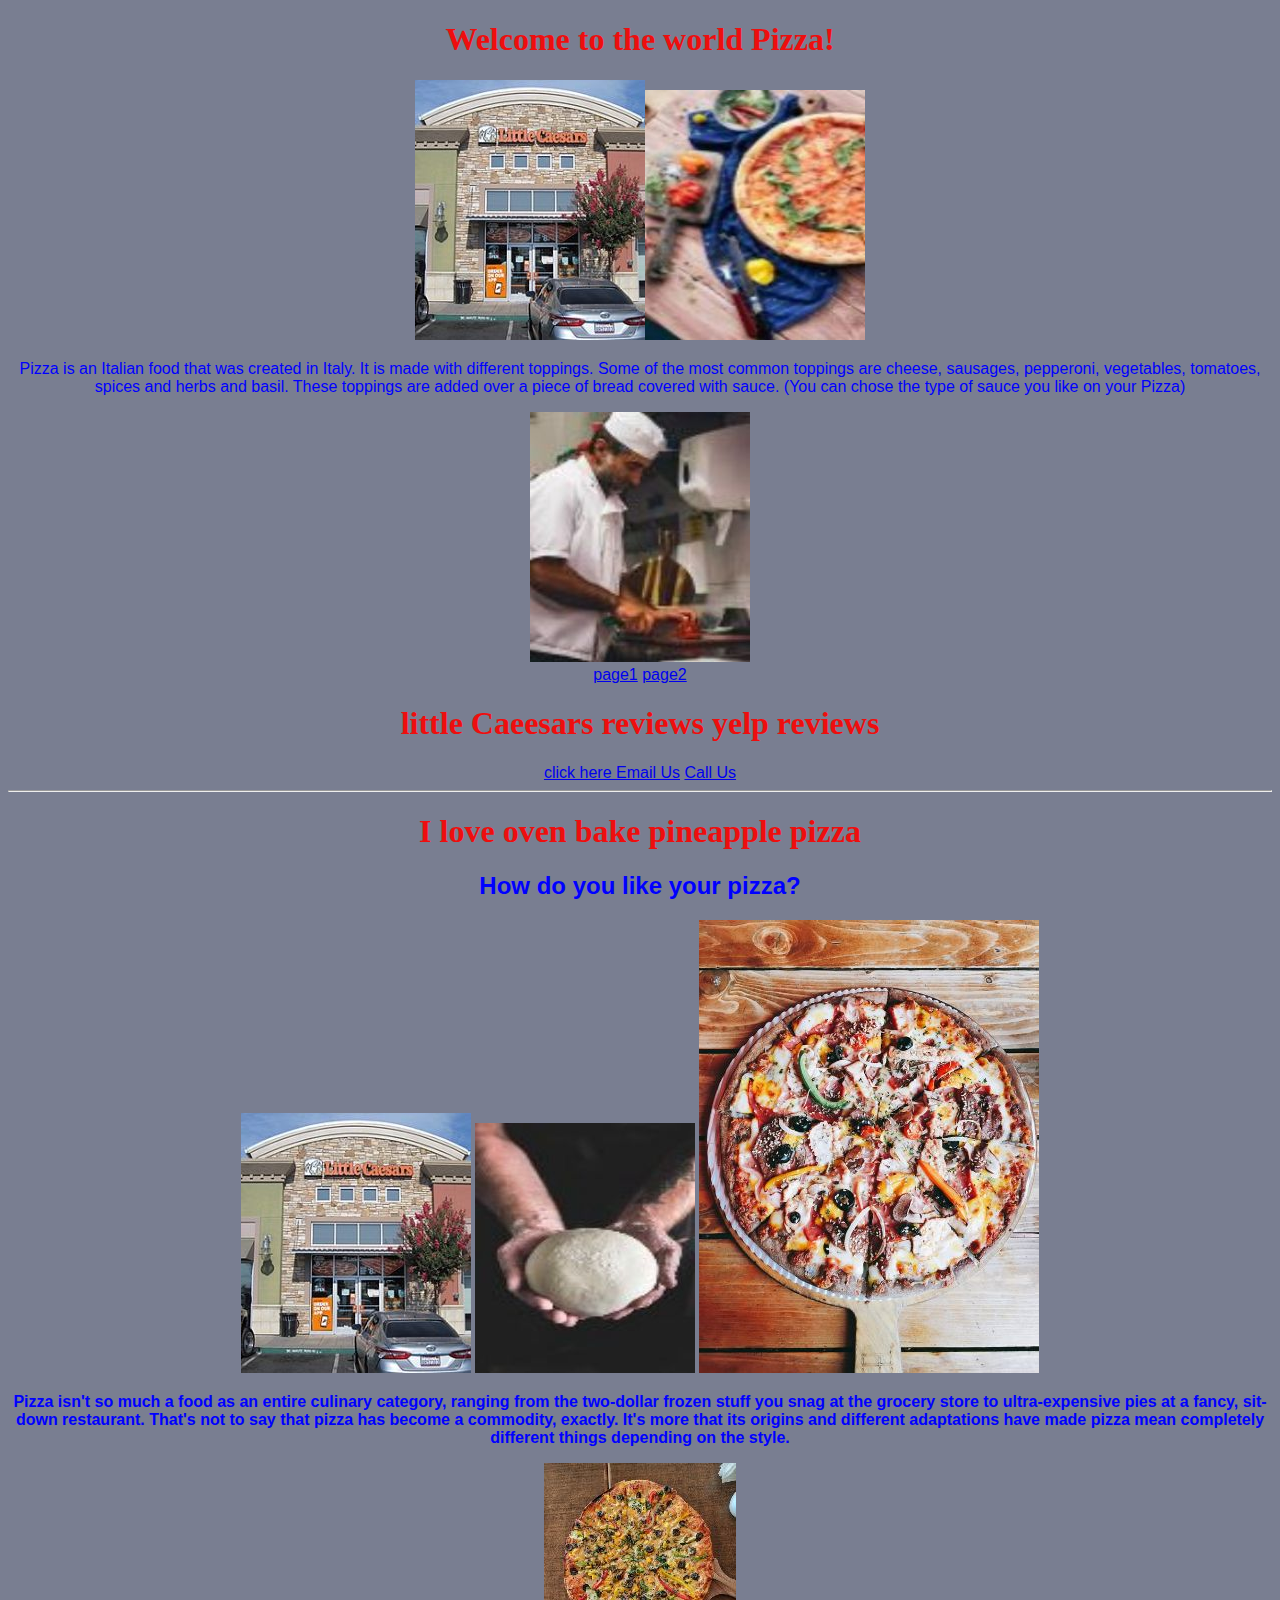
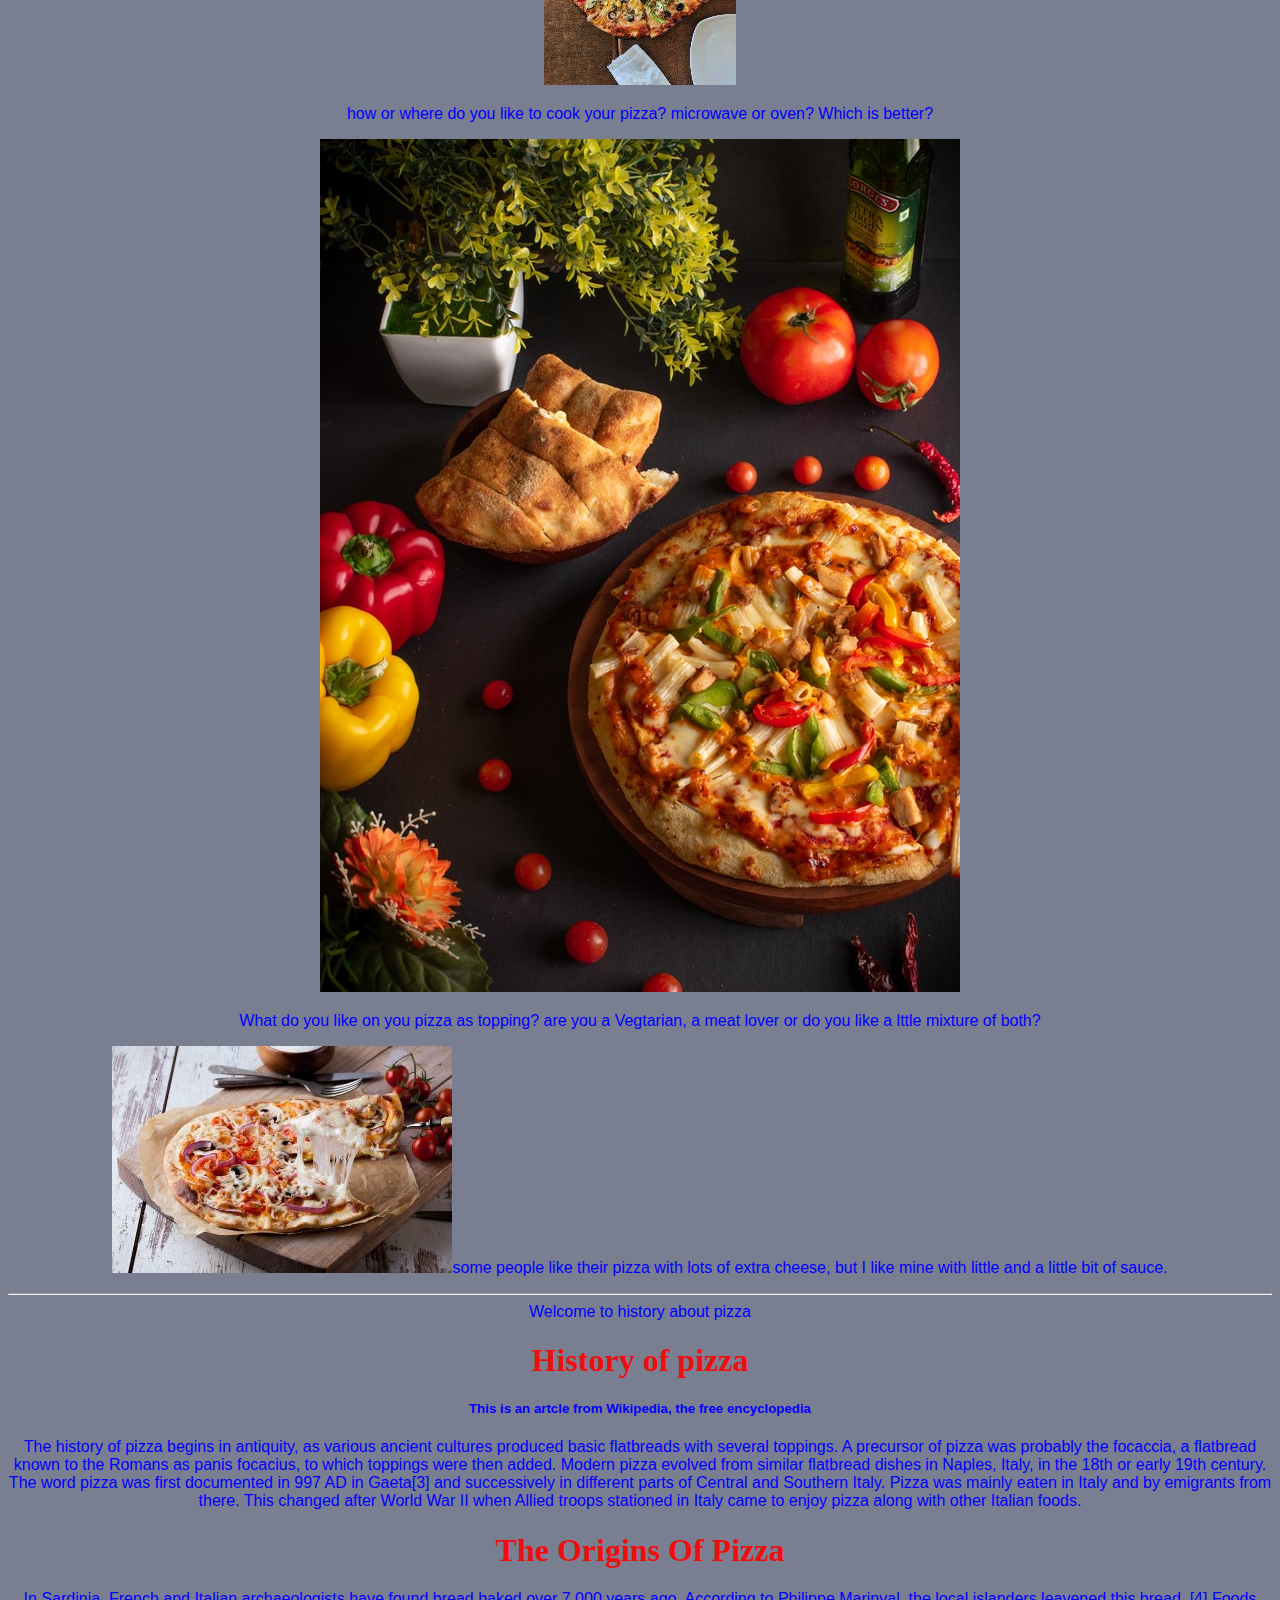
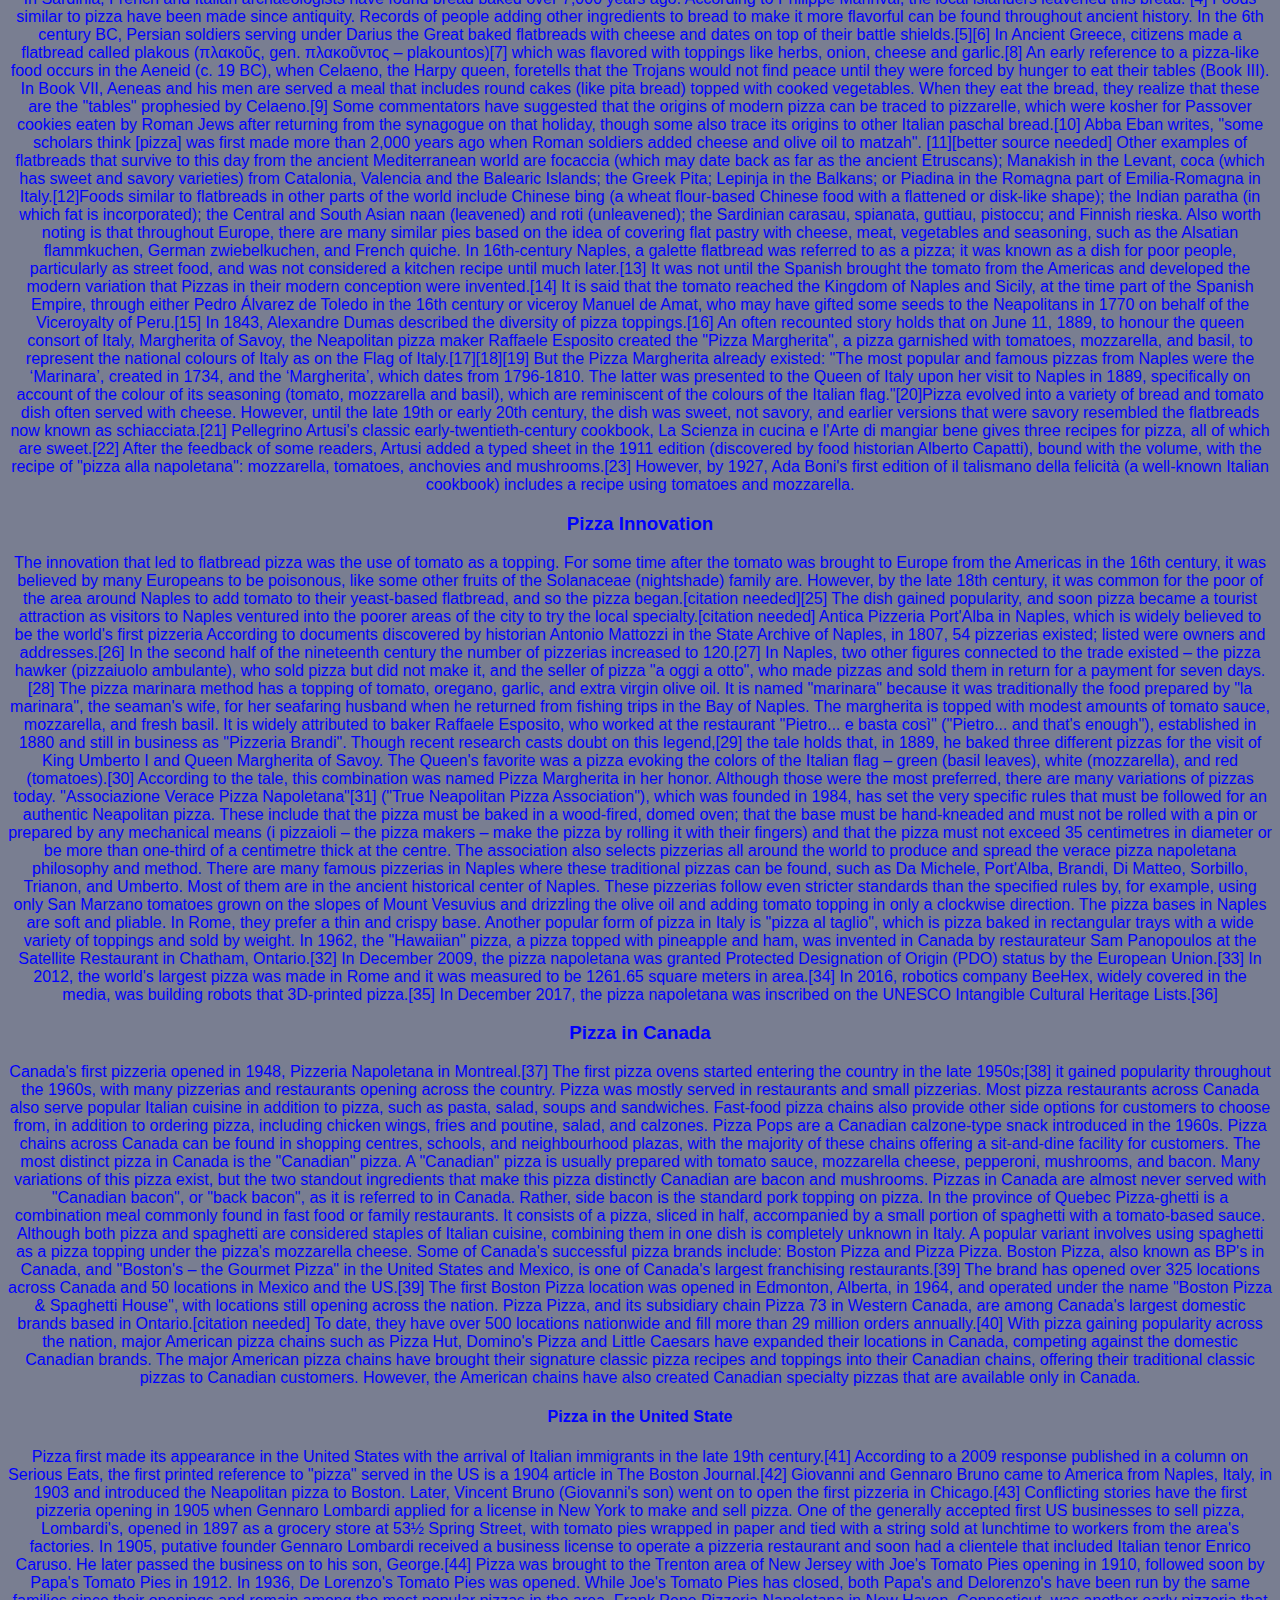
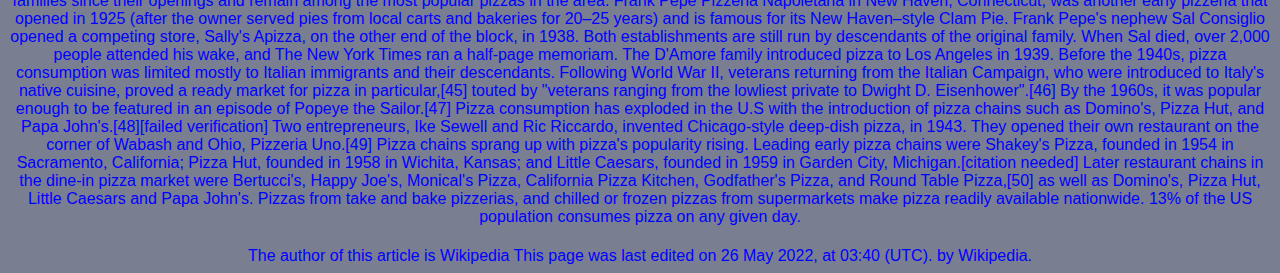
<file: index.html>
<!DOCTYPE html>
<html lang="en">
<head>
    <meta charset="UTF-8">
    <meta http-equiv="X-UA-Compatible" content="IE=edge">
    <meta name="viewport" content="width=device-width, initial-scale=1.0">
    <head>
     <title>World of food</title>
     <link rel="stylesheet" href="css/style.css"/>
     </head>
         <head> <meta name="description" content="Okotoks, Pizza, Restaurant delicious">
         </head>
          <head>
         <meta name="author" content="html webpage by Nadine Nichols">
         </head>
                <head>
                <meta name="keywords" content="delicious Pizza">
                <div>
                <section><span><h1>Welcome to the world Pizza!</h1></span>
                </section>
                <img src="Pizza-Okotos-photos/Little-Ceasar-Enterprises-Inc.jpg" alt="Little ceasar's pizza store"><img src="OkotoksPizza-images/cheese basil pizza.jpg" alt="cheese basil pizza">
                </div>
                </head>

                 
                
        
            <Body>
                    <section> <p>Pizza is an Italian food that was created in Italy.
                It is made with different toppings.
                Some of the most common toppings are cheese, sausages, pepperoni, vegetables, tomatoes, spices 
                and herbs and basil. These toppings are added over a piece of bread covered with sauce.
                (You can chose the type of sauce you like on your Pizza) 
                 </p>
                 <div>          
                  <aside><img src="OkotoksPizza-images/pizza chef.jpg" alt="a chef making pizza">
                 </aside>
                </div>
                </section>
            </body>                    
        
                   </section>
        
                  <body>
                     <a href="Projects/page1.html">page1</a>
                     </body>
                     <a href="Projects/page2.html">page2</a>
                     <h1>little Caeesars reviews yelp reviews</h1>
                     <a href="https://www.yelp.ca/biz/little-caesars-edmonton">click here </a>
                     <a href="milto:info@okotokspizza.ca">Email Us</a>
                     <a href="(403) 555-5555">Call Us</a>
                     </html> 
<hr>
                      <h1>I love oven bake pineapple pizza</h1>
                      
     <div>
    
             <section>
    
             <h2>How do you like your pizza?</h2>
            <img src="Pizza-Okotos-photos/Little-Ceasar-Enterprises-Inc.jpg" alt="Little ceasar pizza shop">
             <img src="Pizza-Okotos-photos/the-dough-for-the-pizza.jpg">
             <img src="Pizza-Okotos-photos/slice-pizza-with-olives-peppers-and-mushroom.jpg"  alt="olive mushrooms pizza">
            
             <p> Pizza isn't so much a food as an entire culinary category, 
              ranging from the two-dollar frozen stuff you snag at the grocery store to ultra-expensive pies at a fancy, 
              sit-down restaurant. That's not to say that pizza has become a commodity, exactly. 
              It's more that its origins and different adaptations have made pizza mean completely different things depending
              on the style.</p>

                 <aside><img src="Pizza-Okotos-photos/just-out-of-the-oven-ready-to-eat-pizza.jpg" alt="Hot-N-Ready to eat"></aside>
                 <p>how or where do you like to cook your pizza? microwave or oven? Which is better?
                 </p>
                <aside><img src="Pizza-Okotos-photos/a-finger-licking-pizza-with-all-its-ingredients-on-display.jpg" alt="taste each ingredients in every bite"></aside>
                <p>What do you like on you pizza as topping? are you a Vegtarian, a meat lover or do you like a lttle mixture of both?
                </p>
                <aside><img src="Pizza-Okotos-photos/hummy-cheesy-pizza.jpg" alt="the look is fulfilling">some people like their pizza with 
                lots of extra cheese, but I like mine with little and a little bit of sauce.
            </aside>
            </p>
            <Section>
   
            </div>
            </head>
            <head> 
                <meta name="twitter:" content="">
            </head>

<hr>
             <header>Welcome to history about pizza</header>

             <title>History of pizza</title>
             <h1>History of pizza</h1> 
             <body>
    
             <main>
        <section> <article>
            <h5>This is an artcle from Wikipedia, the free encyclopedia</h5>
               <p>The history of pizza begins in antiquity, as various ancient cultures produced basic flatbreads with several toppings.
             A precursor of pizza was probably the focaccia, a flatbread known to the Romans as panis focacius, to which toppings were then added.
             Modern pizza evolved from similar flatbread dishes in Naples, Italy, in the 18th or early 19th century.
             The word pizza was first documented in 997 AD in Gaeta[3] and successively in different parts of Central and Southern Italy.
             Pizza was mainly eaten in Italy and by emigrants from there. 
             This changed after World War II when Allied troops stationed in Italy came to enjoy pizza along with other Italian foods.
            </p>
        </section>
<section>
    <h1>The Origins Of Pizza</h1>

    <body>
            In Sardinia, French and Italian archaeologists have found bread baked over 7,000 years ago.
            According to Philippe Marinval, the local islanders leavened this bread.
             [4] Foods similar to pizza have been made since antiquity. Records of people adding other ingredients to bread to make it more flavorful can be found throughout ancient history.
             In the 6th century BC, Persian soldiers serving under Darius the Great baked flatbreads with cheese and dates on top of their battle shields.[5][6]
             In Ancient Greece, citizens made a flatbread called plakous (πλακοῦς, gen. πλακοῦντος – plakountos)[7] which was flavored with toppings like herbs, onion, cheese and garlic.[8]
             An early reference to a pizza-like food occurs in the Aeneid (c. 19 BC), when Celaeno, the Harpy queen, 
             foretells that the Trojans would not find peace until they were forced by hunger to eat their tables (Book III).
             In Book VII, Aeneas and his men are served a meal that includes round cakes (like pita bread) topped with cooked vegetables.
             When they eat the bread, they realize that these are the "tables" prophesied by Celaeno.[9]
             Some commentators have suggested that the origins of modern pizza can be traced to pizzarelle, 
             which were kosher for Passover cookies eaten by Roman Jews after returning from the synagogue on that holiday, 
             though some also trace its origins to other Italian paschal bread.[10] Abba Eban writes, "some scholars think [pizza]
             was first made more than 2,000 years ago when Roman soldiers added cheese and olive oil to matzah".
             [11][better source needed] Other examples of flatbreads that survive to this day from the ancient Mediterranean 
             world are focaccia (which may date back as far as the ancient Etruscans); Manakish in the Levant, coca 
             (which has sweet and savory varieties) from Catalonia, Valencia and the Balearic Islands; the Greek Pita; 
             Lepinja in the Balkans; or Piadina in the Romagna part of Emilia-Romagna in Italy.[12]Foods similar to flatbreads 
             in other parts of the world include Chinese bing (a wheat flour-based Chinese food with a flattened or disk-like shape); 
             the Indian paratha (in which fat is incorporated); the Central and South Asian naan (leavened) and roti (unleavened); 
             the Sardinian carasau, spianata, guttiau, pistoccu; and Finnish rieska. Also worth noting is that throughout Europe, 
             there are many similar pies based on the idea of covering flat pastry with cheese, meat, vegetables and seasoning, 
             such as the Alsatian flammkuchen, German zwiebelkuchen, and French quiche. In 16th-century Naples, a galette flatbread
             was referred to as a pizza; it was known as a dish for poor people, particularly as street food, and was not considered 
             a kitchen recipe until much later.[13] It was not until the Spanish brought the tomato from the Americas and developed 
             the modern variation that Pizzas in their modern conception were invented.[14] It is said that the tomato reached the 
             Kingdom of Naples and Sicily, at the time part of the Spanish Empire, through either Pedro Álvarez de Toledo in the 
             16th century or viceroy Manuel de Amat, who may have gifted some seeds to the Neapolitans in 1770 on behalf of the 
             Viceroyalty of Peru.[15] In 1843, Alexandre Dumas described the diversity of pizza toppings.[16] An often recounted 
             story holds that on June 11, 1889, to honour the queen consort of Italy, Margherita of Savoy, the Neapolitan pizza 
             maker Raffaele Esposito created the "Pizza Margherita", a pizza garnished with tomatoes, mozzarella, and basil, 
             to represent the national colours of Italy as on the Flag of Italy.[17][18][19] But the Pizza Margherita already existed: 
             "The most popular and famous pizzas from Naples were the ‘Marinara’, created in 1734, and the ‘Margherita’, 
             which dates from 1796-1810. The latter was presented to the Queen of Italy upon her visit to Naples in 1889, 
             specifically on account of the colour of its seasoning (tomato, mozzarella and basil), which are reminiscent 
             of the colours of the Italian flag."[20]Pizza evolved into a variety of bread and tomato dish often served with cheese. 
             However, until the late 19th or early 20th century, the dish was sweet, not savory, and earlier versions that were savory 
             resembled the flatbreads now known as schiacciata.[21] Pellegrino Artusi's classic early-twentieth-century cookbook, 
             La Scienza in cucina e l'Arte di mangiar bene gives three recipes for pizza, all of which are sweet.[22] After the 
             feedback of some readers, Artusi added a typed sheet in the 1911 edition (discovered by food historian Alberto Capatti), 
             bound with the volume, with the recipe of "pizza alla napoletana": mozzarella, tomatoes, anchovies and mushrooms.[23]
             However, by 1927, Ada Boni's first edition of il talismano della felicità (a well-known Italian cookbook) includes 
             a recipe using tomatoes and mozzarella.
</section>  

<div>
<h3>Pizza Innovation</h3>
The innovation that led to flatbread pizza was the use of tomato as a topping. For some time after the tomato was brought to Europe from the Americas in the 16th century, it was believed by many Europeans to be poisonous, like some other fruits of the Solanaceae (nightshade) family are. However, by the late 18th century, it was common for the poor of the area around Naples to add tomato to their yeast-based flatbread, and so the pizza began.[citation needed][25] The dish gained popularity, and soon pizza became a tourist attraction as visitors to Naples ventured into the poorer areas of the city to try the local specialty.[citation needed]


Antica Pizzeria Port'Alba in Naples, which is widely believed to be the world's first pizzeria
According to documents discovered by historian Antonio Mattozzi in the State Archive of Naples, in 1807, 54 pizzerias existed; listed were owners and addresses.[26] In the second half of the nineteenth century the number of pizzerias increased to 120.[27]

In Naples, two other figures connected to the trade existed – the pizza hawker (pizzaiuolo ambulante), who sold pizza but did not make it, and the seller of pizza "a oggi a otto", who made pizzas and sold them in return for a payment for seven days.[28]

The pizza marinara method has a topping of tomato, oregano, garlic, and extra virgin olive oil. It is named "marinara" because it was traditionally the food prepared by "la marinara", the seaman's wife, for her seafaring husband when he returned from fishing trips in the Bay of Naples.

The margherita is topped with modest amounts of tomato sauce, mozzarella, and fresh basil. It is widely attributed to baker Raffaele Esposito, who worked at the restaurant "Pietro... e basta così" ("Pietro... and that's enough"), established in 1880 and still in business as "Pizzeria Brandi". Though recent research casts doubt on this legend,[29] the tale holds that, in 1889, he baked three different pizzas for the visit of King Umberto I and Queen Margherita of Savoy. The Queen's favorite was a pizza evoking the colors of the Italian flag – green (basil leaves), white (mozzarella), and red (tomatoes).[30] According to the tale, this combination was named Pizza Margherita in her honor. Although those were the most preferred, there are many variations of pizzas today.

"Associazione Verace Pizza Napoletana"[31] ("True Neapolitan Pizza Association"), which was founded in 1984, has set the very specific rules that must be followed for an authentic Neapolitan pizza. These include that the pizza must be baked in a wood-fired, domed oven; that the base must be hand-kneaded and must not be rolled with a pin or prepared by any mechanical means (i pizzaioli – the pizza makers – make the pizza by rolling it with their fingers) and that the pizza must not exceed 35 centimetres in diameter or be more than one-third of a centimetre thick at the centre. The association also selects pizzerias all around the world to produce and spread the verace pizza napoletana philosophy and method.

There are many famous pizzerias in Naples where these traditional pizzas can be found, such as Da Michele, Port'Alba, Brandi, Di Matteo, Sorbillo, Trianon, and Umberto. Most of them are in the ancient historical center of Naples. These pizzerias follow even stricter standards than the specified rules by, for example, using only San Marzano tomatoes grown on the slopes of Mount Vesuvius and drizzling the olive oil and adding tomato topping in only a clockwise direction.

The pizza bases in Naples are soft and pliable. In Rome, they prefer a thin and crispy base. Another popular form of pizza in Italy is "pizza al taglio", which is pizza baked in rectangular trays with a wide variety of toppings and sold by weight.

In 1962, the "Hawaiian" pizza, a pizza topped with pineapple and ham, was invented in Canada by restaurateur Sam Panopoulos at the Satellite Restaurant in Chatham, Ontario.[32]

In December 2009, the pizza napoletana was granted Protected Designation of Origin (PDO) status by the European Union.[33]

In 2012, the world's largest pizza was made in Rome and it was measured to be 1261.65 square meters in area.[34]

In 2016, robotics company BeeHex, widely covered in the media, was building robots that 3D-printed pizza.[35]

In December 2017, the pizza napoletana was inscribed on the UNESCO Intangible Cultural Heritage Lists.[36]
</div>
<section>

    <section>
        <h3>Pizza in Canada</h3>
        Canada's first pizzeria opened in 1948, Pizzeria Napoletana in Montreal.[37] The first pizza ovens started entering the country in the late 1950s;[38] it gained popularity throughout the 1960s, with many pizzerias and restaurants opening across the country. Pizza was mostly served in restaurants and small pizzerias. Most pizza restaurants across Canada also serve popular Italian cuisine in addition to pizza, such as pasta, salad, soups and sandwiches. Fast-food pizza chains also provide other side options for customers to choose from, in addition to ordering pizza, including chicken wings, fries and poutine, salad, and calzones. Pizza Pops are a Canadian calzone-type snack introduced in the 1960s. Pizza chains across Canada can be found in shopping centres, schools, and neighbourhood plazas, with the majority of these chains offering a sit-and-dine facility for customers.

The most distinct pizza in Canada is the "Canadian" pizza. A "Canadian" pizza is usually prepared with tomato sauce, mozzarella cheese, pepperoni, mushrooms, and bacon. Many variations of this pizza exist, but the two standout ingredients that make this pizza distinctly Canadian are bacon and mushrooms. Pizzas in Canada are almost never served with "Canadian bacon", or "back bacon", as it is referred to in Canada. Rather, side bacon is the standard pork topping on pizza.

In the province of Quebec Pizza-ghetti is a combination meal commonly found in fast food or family restaurants. It consists of a pizza, sliced in half, accompanied by a small portion of spaghetti with a tomato-based sauce. Although both pizza and spaghetti are considered staples of Italian cuisine, combining them in one dish is completely unknown in Italy. A popular variant involves using spaghetti as a pizza topping under the pizza's mozzarella cheese.

Some of Canada's successful pizza brands include: Boston Pizza and Pizza Pizza. Boston Pizza, also known as BP's in Canada, and "Boston's – the Gourmet Pizza" in the United States and Mexico, is one of Canada's largest franchising restaurants.[39] The brand has opened over 325 locations across Canada and 50 locations in Mexico and the US.[39] The first Boston Pizza location was opened in Edmonton, Alberta, in 1964, and operated under the name "Boston Pizza & Spaghetti House", with locations still opening across the nation.

Pizza Pizza, and its subsidiary chain Pizza 73 in Western Canada, are among Canada's largest domestic brands based in Ontario.[citation needed] To date, they have over 500 locations nationwide and fill more than 29 million orders annually.[40]

With pizza gaining popularity across the nation, major American pizza chains such as Pizza Hut, Domino's Pizza and Little Caesars have expanded their locations in Canada, competing against the domestic Canadian brands. The major American pizza chains have brought their signature classic pizza recipes and toppings into their Canadian chains, offering their traditional classic pizzas to Canadian customers. However, the American chains have also created Canadian specialty pizzas that are available only in Canada.
    </section>
    <section>
        <h4>Pizza in the United State</h4>
        Pizza first made its appearance in the United States with the arrival of Italian immigrants in the late 19th century.[41]

According to a 2009 response published in a column on Serious Eats, the first printed reference to "pizza" served in the US is a 1904 article in The Boston Journal.[42] Giovanni and Gennaro Bruno came to America from Naples, Italy, in 1903 and introduced the Neapolitan pizza to Boston. Later, Vincent Bruno (Giovanni's son) went on to open the first pizzeria in Chicago.[43]

Conflicting stories have the first pizzeria opening in 1905 when Gennaro Lombardi applied for a license in New York to make and sell pizza. One of the generally accepted first US businesses to sell pizza, Lombardi's, opened in 1897 as a grocery store at 53½ Spring Street, with tomato pies wrapped in paper and tied with a string sold at lunchtime to workers from the area's factories. In 1905, putative founder Gennaro Lombardi received a business license to operate a pizzeria restaurant and soon had a clientele that included Italian tenor Enrico Caruso. He later passed the business on to his son, George.[44]

Pizza was brought to the Trenton area of New Jersey with Joe's Tomato Pies opening in 1910, followed soon by Papa's Tomato Pies in 1912. In 1936, De Lorenzo's Tomato Pies was opened. While Joe's Tomato Pies has closed, both Papa's and Delorenzo's have been run by the same families since their openings and remain among the most popular pizzas in the area. Frank Pepe Pizzeria Napoletana in New Haven, Connecticut, was another early pizzeria that opened in 1925 (after the owner served pies from local carts and bakeries for 20–25 years) and is famous for its New Haven–style Clam Pie. Frank Pepe's nephew Sal Consiglio opened a competing store, Sally's Apizza, on the other end of the block, in 1938. Both establishments are still run by descendants of the original family. When Sal died, over 2,000 people attended his wake, and The New York Times ran a half-page memoriam. The D'Amore family introduced pizza to Los Angeles in 1939.

Before the 1940s, pizza consumption was limited mostly to Italian immigrants and their descendants. Following World War II, veterans returning from the Italian Campaign, who were introduced to Italy's native cuisine, proved a ready market for pizza in particular,[45] touted by "veterans ranging from the lowliest private to Dwight D. Eisenhower".[46] By the 1960s, it was popular enough to be featured in an episode of Popeye the Sailor.[47] Pizza consumption has exploded in the U.S with the introduction of pizza chains such as Domino's, Pizza Hut, and Papa John's.[48][failed verification]

Two entrepreneurs, Ike Sewell and Ric Riccardo, invented Chicago-style deep-dish pizza, in 1943. They opened their own restaurant on the corner of Wabash and Ohio, Pizzeria Uno.[49]

Pizza chains sprang up with pizza's popularity rising. Leading early pizza chains were Shakey's Pizza, founded in 1954 in Sacramento, California; Pizza Hut, founded in 1958 in Wichita, Kansas; and Little Caesars, founded in 1959 in Garden City, Michigan.[citation needed] Later restaurant chains in the dine-in pizza market were Bertucci's, Happy Joe's, Monical's Pizza, California Pizza Kitchen, Godfather's Pizza, and Round Table Pizza,[50] as well as Domino's, Pizza Hut, Little Caesars and Papa John's. Pizzas from take and bake pizzerias, and chilled or frozen pizzas from supermarkets make pizza readily available nationwide. 13% of the US population consumes pizza on any given day.
    </section>

    </main>

    <h1></h1>

 <section>
     <footer>The author of this article is Wikipedia 
        This page was last edited on 26 May 2022, at 03:40 (UTC). by Wikipedia.  </footer>
    </section> 

</body>
</file>
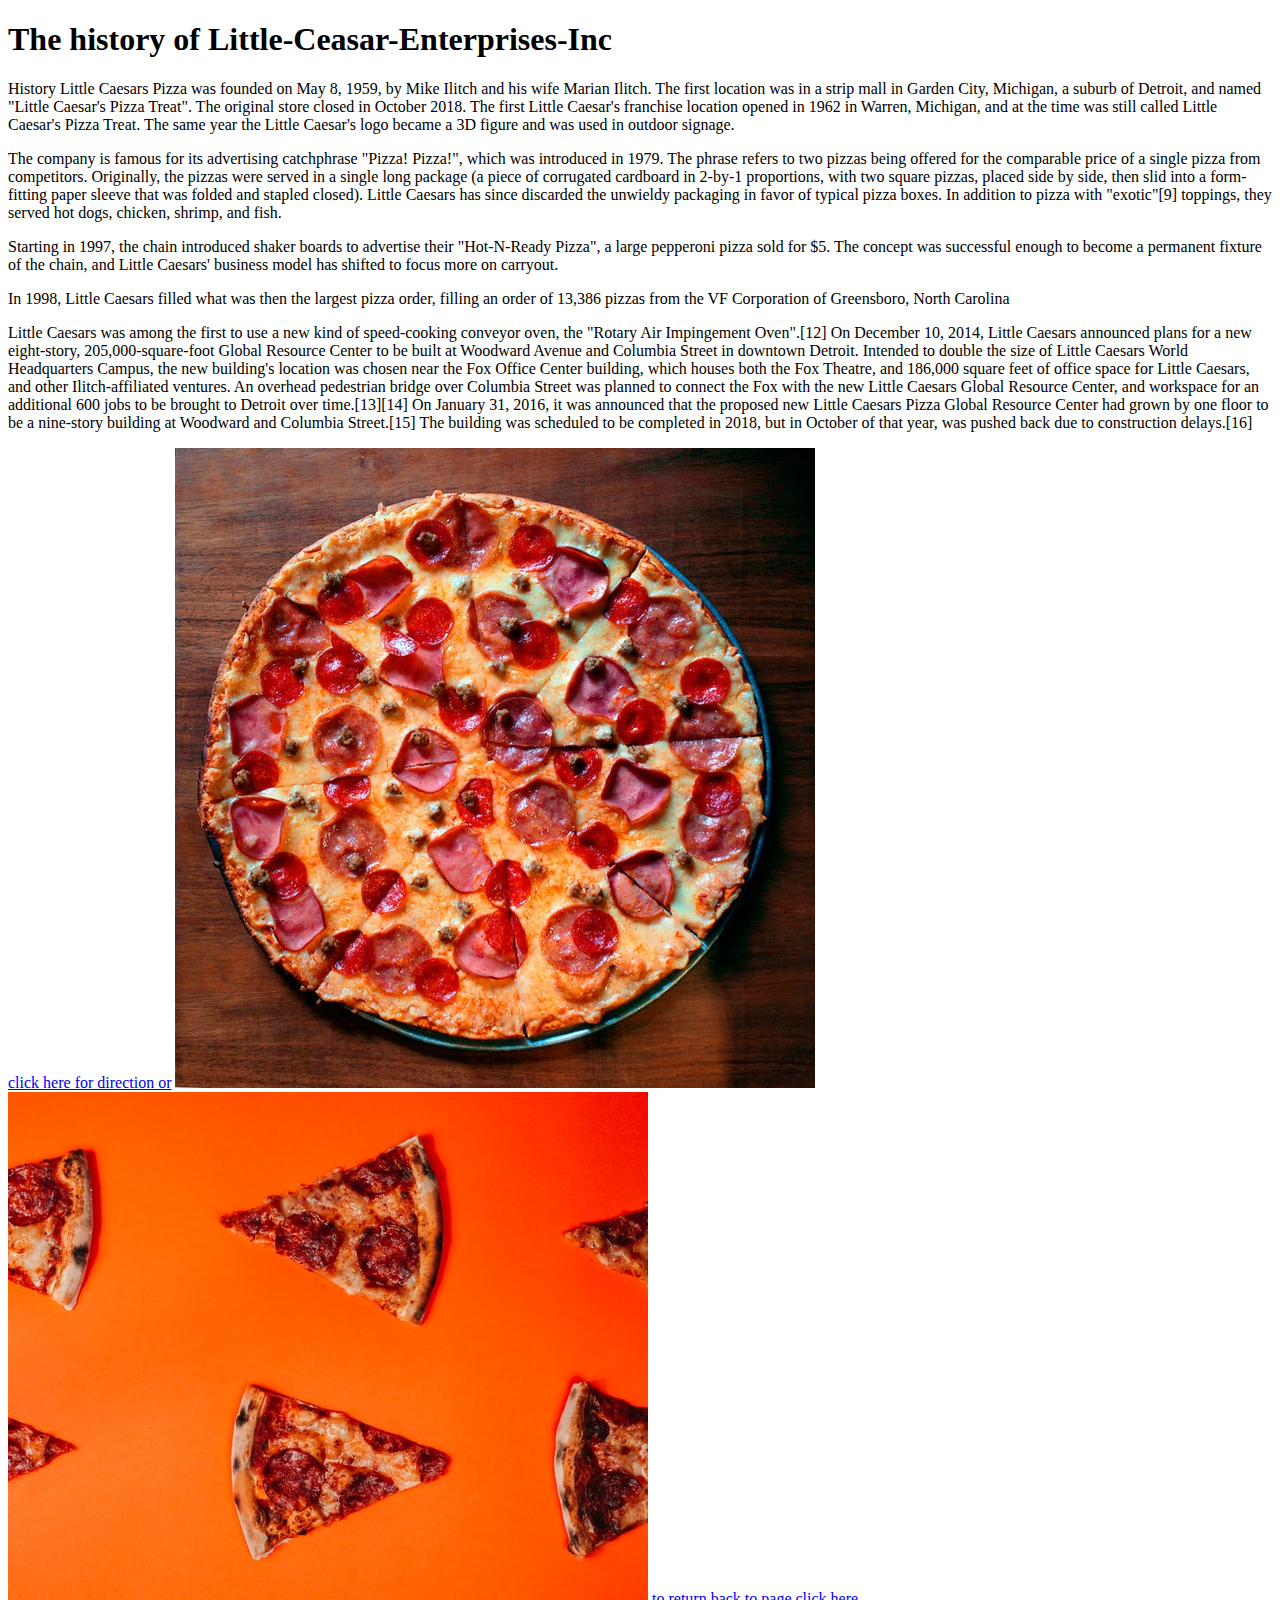
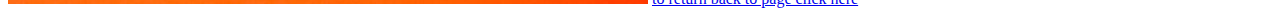
<file: Projects/page1.html>
<!DOCTYPE html>
<html lang="en">
<head>
    <meta charset="UTF-8">
    <meta http-equiv="X-UA-Compatible" content="IE=edge">
    <meta name="viewport" content="width=device-width, initial-scale=1.0">
    <title>Little-Ceasar-Enterprises-Inc</title>
       

</head>
<body>
    <h1>The history of Little-Ceasar-Enterprises-Inc</h1>
    <section id="stories"><p>History
        Little Caesars Pizza was founded on May 8, 1959, by Mike Ilitch and his wife Marian Ilitch. The first location was in a strip mall in Garden City, Michigan, a suburb of Detroit, and named "Little Caesar's Pizza Treat". The original store closed in October 2018.
        The first Little Caesar's franchise location opened in 1962 in Warren, Michigan, and at the time was still called Little Caesar's Pizza Treat. The same year the Little Caesar's logo became a 3D figure and was used in outdoor signage.
    </p></section>
    <section id="stories">The company is famous for its advertising catchphrase "Pizza! Pizza!", which was introduced in 1979. The phrase refers to two pizzas being offered for the comparable price of a single pizza from competitors. Originally, the pizzas were served in a single long package (a piece of corrugated cardboard in 2-by-1 proportions, with two square pizzas, placed side by side, then slid into a form-fitting paper sleeve that was folded and stapled closed). Little Caesars has since discarded the unwieldy packaging in favor of typical pizza boxes. In addition to pizza with "exotic"[9] toppings, they served hot dogs, chicken, shrimp, and fish.
    </section>
    <p>Starting in 1997, the chain introduced shaker boards to advertise their "Hot-N-Ready Pizza", a large pepperoni pizza sold for $5. The concept was successful enough to become a permanent fixture of the chain, and Little Caesars' business model has shifted to focus more on carryout.</p>
    <section><p>In 1998, Little Caesars filled what was then the largest pizza order, filling an order of 13,386 pizzas from the VF Corporation of Greensboro, North Carolina</p>
    </section>
    <section><p>Little Caesars was among the first to use a new kind of speed-cooking conveyor oven, the "Rotary Air Impingement Oven".[12]

        On December 10, 2014, Little Caesars announced plans for a new eight-story, 205,000-square-foot Global Resource Center to be built at Woodward Avenue and Columbia Street in downtown Detroit. Intended to double the size of Little Caesars World Headquarters Campus, the new building's location was chosen near the Fox Office Center building, which houses both the Fox Theatre, and 186,000 square feet of office space for Little Caesars, and other Ilitch-affiliated ventures. An overhead pedestrian bridge over Columbia Street was planned to connect the Fox with the new Little Caesars Global Resource Center, and workspace for an additional 600 jobs to be brought to Detroit over time.[13][14] On January 31, 2016, it was announced that the proposed new Little Caesars Pizza Global Resource Center had grown by one floor to be a nine-story building at Woodward and Columbia Street.[15] The building was scheduled to be completed in 2018, but in October of that year, was pushed back due to construction delays.[16]
    </p></section>
    
    <a href="https://www.google.com/maps/place/Little+Caesars+Pizza/@53.6928859,-113.2190758,17z/data=!3m1!4b1!4m5!3m4!1s0x53a0477cc2e48e3b:0xfbf514d1415b1ded!8m2!3d53.6928859!4d-113.2168871?hl=en">click here for direction or</a>
 

    <img src="pepperoni-pizza.jpg"> <img src="tamas-pap-XLmhRnV8yuc.jpg"> 
    
    <a href="file:///C:/Users/Nadine/InnoTech1/Assignments/Week2Assignments/OkotoksPizza/index.html">to return back to page click here </a>
 

</body>
</html>
</file>
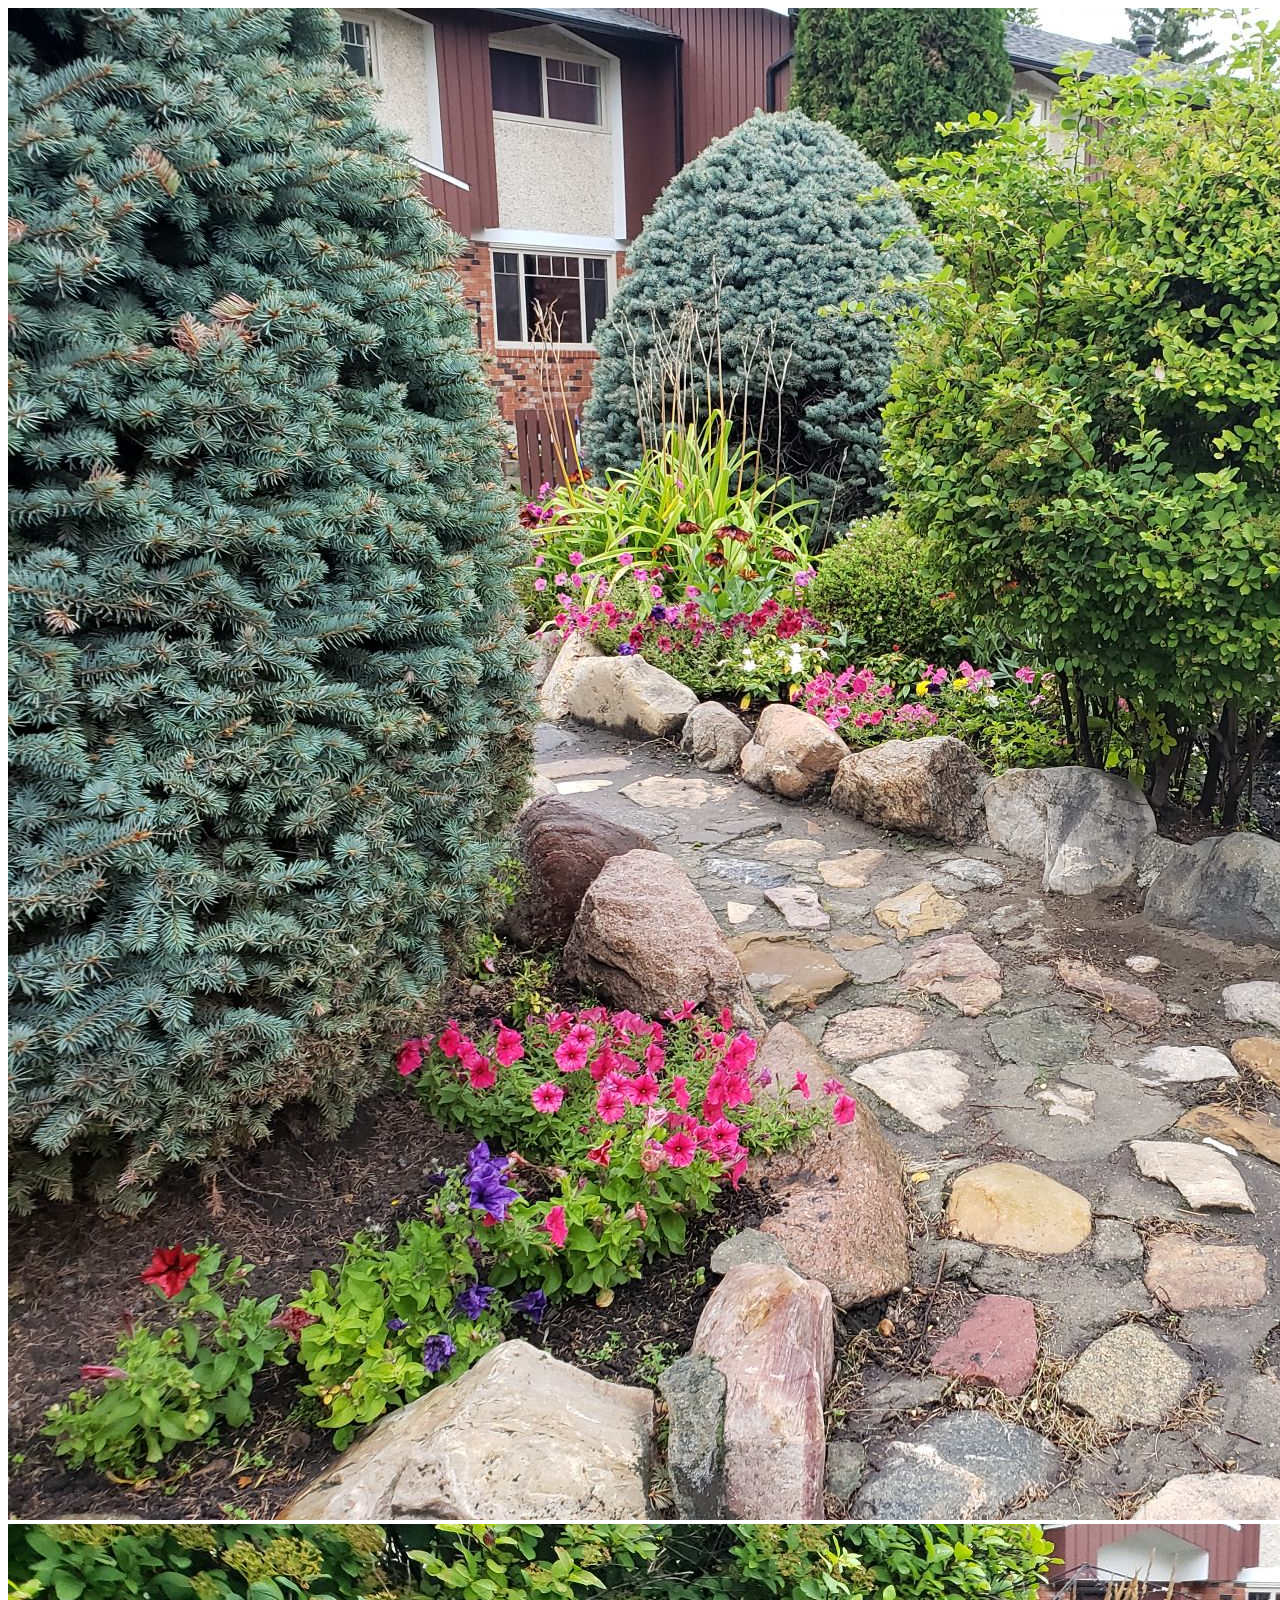
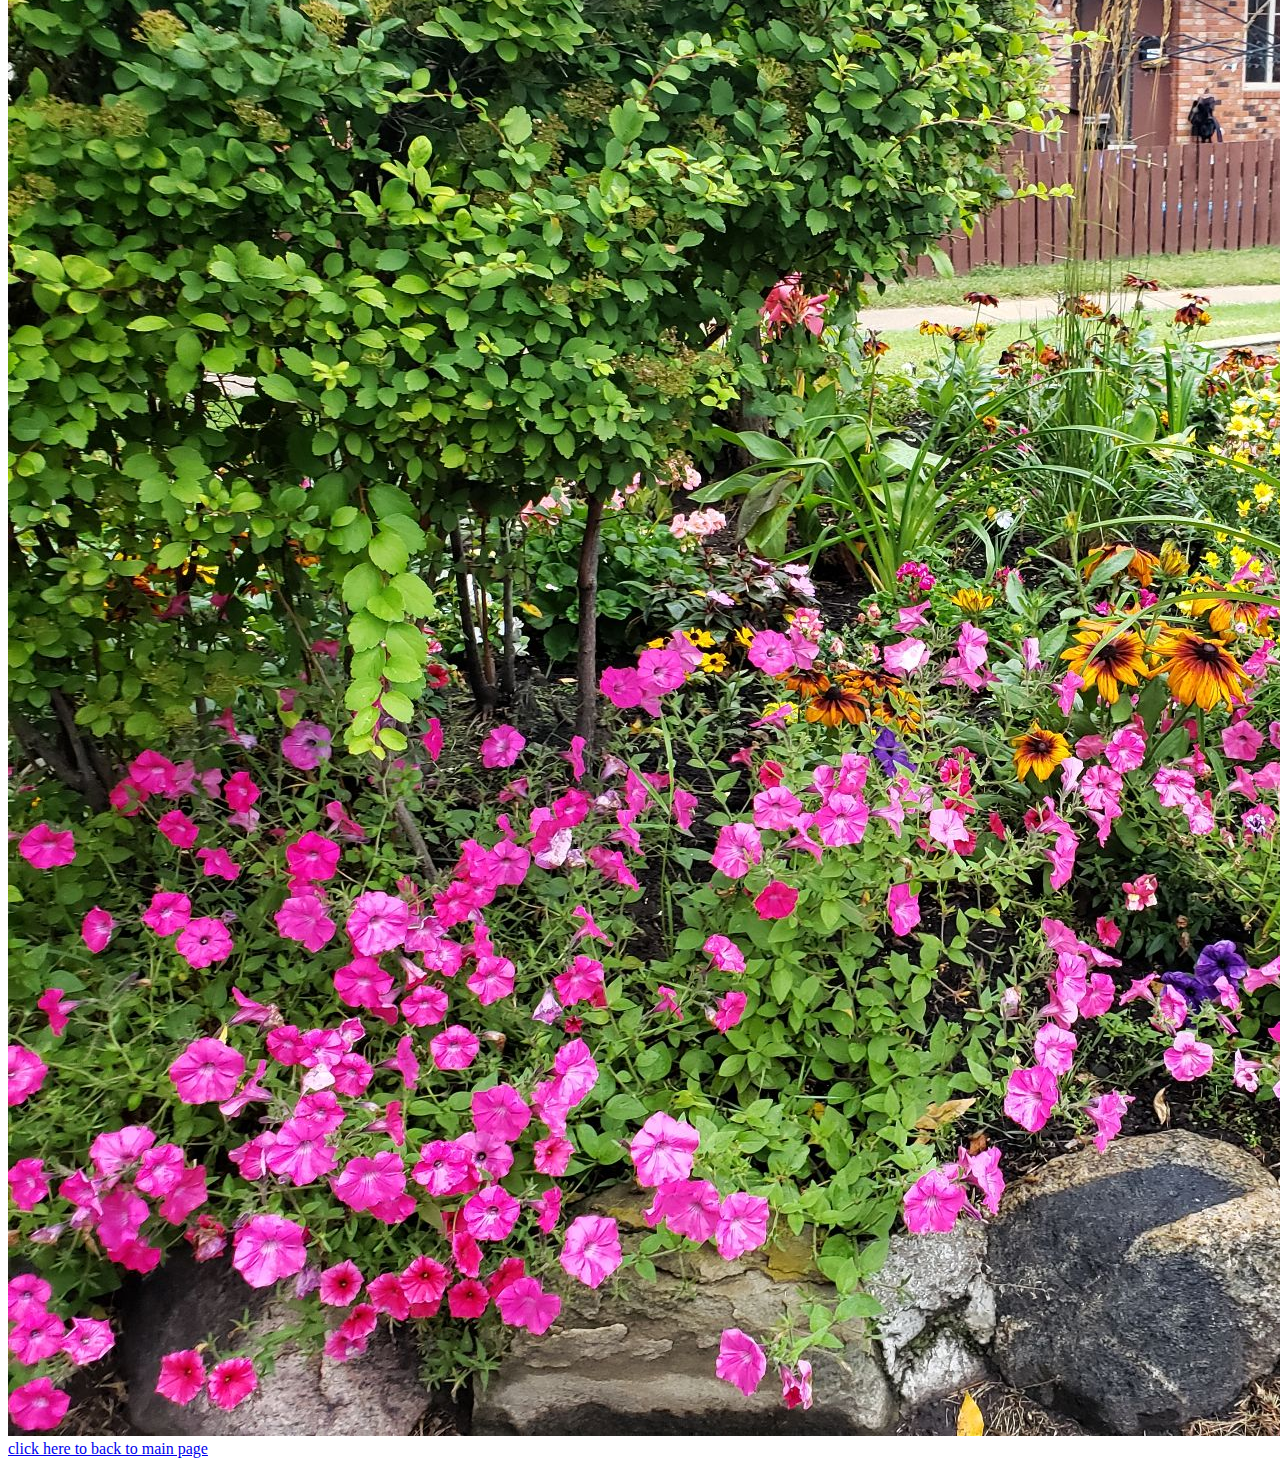
<file: Projects/page2.html>
<!DOCTYPE html>
<html lang="en">
<head>
    <meta charset="UTF-8">
    <meta http-equiv="X-UA-Compatible" content="IE=edge">
    <meta name="viewport" content="width=device-width, initial-scale=1.0">
    <title>plants</title>
</head>
<head>
<meta name="Plants" content="Tropical plants">
</head>
<a><img src="small-tree.jpg" alt="small trees in a front yard garden"></a>
<a><img src="pink-flowers.jpg" alt="A flowers Garden"></a>

<body>

    
    <a href="file:///C:/Users/Nadine/InnoTech1/Assignments/Week2Assignments/OkotoksPizza/index.html">click here to back to main page</a>
</body>
</html>
</file>
<file: css/style.css>
html {
    margin: 0;
    padding: 0;
    background: #797e91;
    font-family: 'Source Sans Pro', sans-serif;
    color: #aa0c0c;
}
#page-container {
    display: grid;
    grid-template-rows: 1fr 1fr 1fr;
    align-items: center;
    justify-items: center;
}
    
h1 {
    color: #ee0e0e;
    font-family: 'MuseoModerno', cursive;
    text-align: center;
    text-size-adjust: 24rem;
    column-span: calc(welcome to the world of pizza);
    
}
img + p {
    font-weight: bold

}

body {
    color: blue;
    text-align: Center;
    text-size-adjust: 12rem;
    column-span: initial;

}

#secret-one {
    transition: font-size 1s ease-in-out;
}

#secret-one:hover {
    font-size: 3rem;
    cursor: pointer;
    transition: font-size 1s ease-in-out;
}

#secret-one:active {
    font-size: 5rem;
    cursor: pointer;
}

#secret-two:hover {
    cursor: pointer;
}

#secret-two:active {
    display: none;
}

#secret-three {
    opacity: 0;
    transition: opacity 1s ease-in-out;

}
#secret-three:active {
    color: #BFC0C0;
    cursor: pointer;
}

#secret-two:active {
    display: none;
}

#secret-three {
    opacity: 0;
    transition: opacity 1s ease-in-out;
}

#secret-three:hover {
    opacity: 1;
    cursor: pointer;
}
</file>
